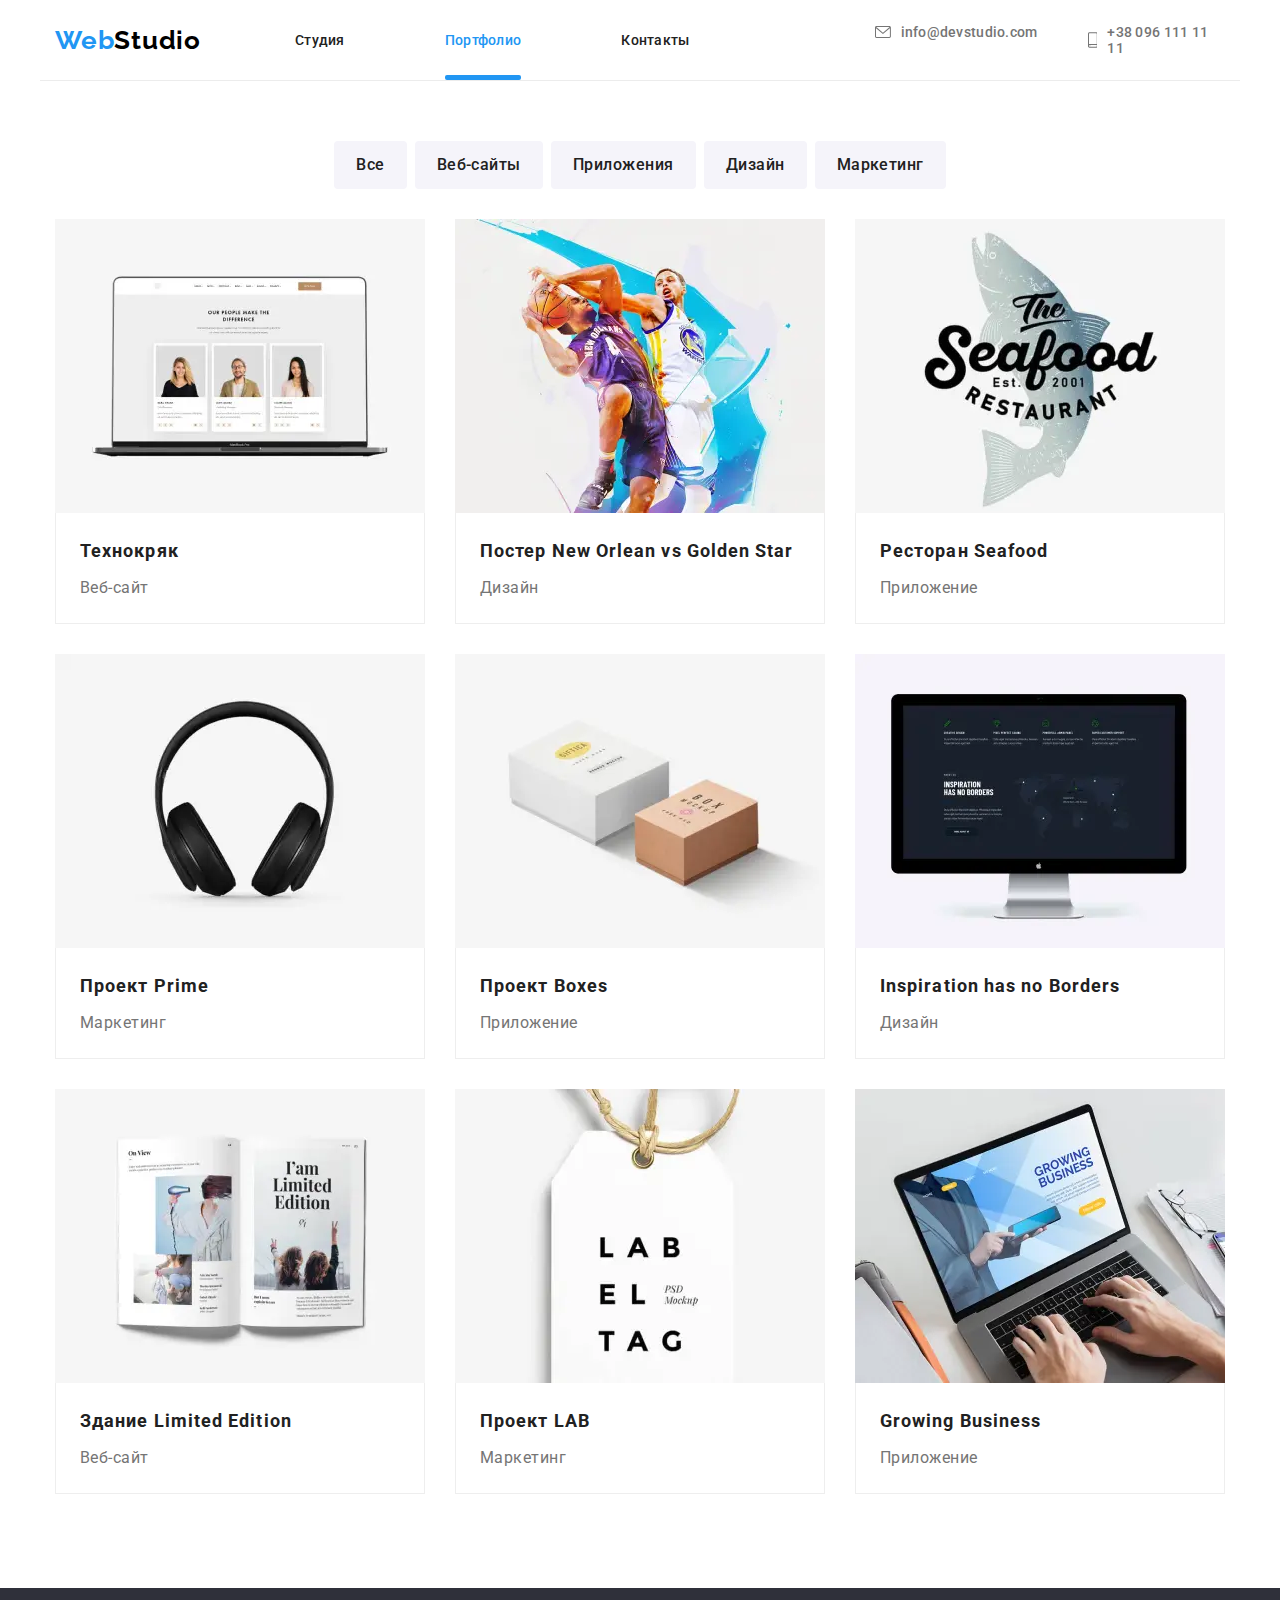
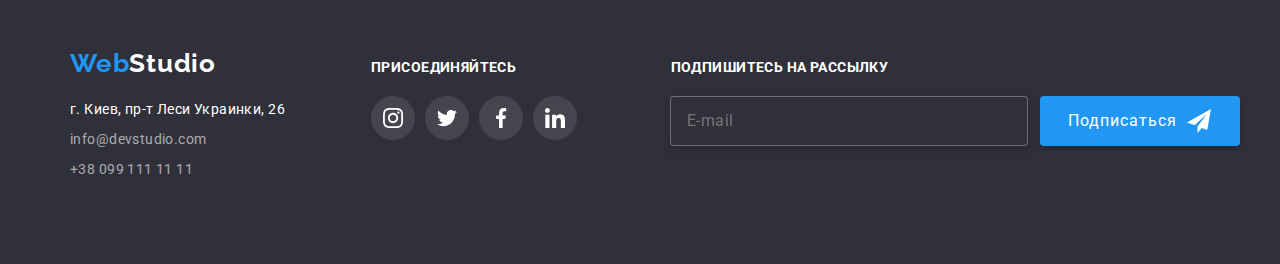
<file: portfolio.html>
<!DOCTYPE html>
<html lang="ru">

<head>
    <meta charset="UTF-8">
    <meta name="viewport" content="width=device-width, initial-scale=1.0">
    <title>Портфолио</title>
    <link rel="preconnect" href="https://fonts.gstatic.com">
    <link href="https://fonts.googleapis.com/css2?family=Raleway:wght@700&family=Roboto:wght@400;500;700;900&display=swap"
        rel="stylesheet">
          <link rel="stylesheet" href="https://cdnjs.cloudflare.com/ajax/libs/modern-normalize/1.0.0/modern-normalize.min.css"> 
          <link rel="stylesheet" href="./css/main.min.css">
</head>

<body class="body-portfolio">   
<!--шапка-->
<header class="header-portfolio container">
    <div class="header-box">
        <nav class="navigation">
            <a class="logo" href="./index.html"> <span class="logo-span">Web</span>Studio</a>
        </nav>
        <button type="button" class="menu-button" aria-expanded="false" data-menu-button>
            <svg width="40" height="40" aria-label="Переключатель мобильного меню">
                <use class="icon-menu" href="./images/icons/menu-close.svg#icon-menu_40px"></use>
                <use class="icon-cross" href="./images/icons/menu-close.svg#icon-close_40px"></use>
            </svg>
        </button>
        <div class="menu-container" data-menu>
            <ul class="header-items">
                <li class="item"><a class="link" href="./index.html">Студия</a></li>
                <li class="item"><a class="current link" href="./portfolio.html">Портфолио</a></li>
                <li class="item"><a class="link" href="#contact">Контакты</a></li>
            </ul>
            <div class="contacts-container" data-menu>
                <ul class="contacts-header">
                    <li class="item">
                        <a class="contacts-icon link" href="mailto:info@devstudio.com">
                            <svg class="envelope-icon" width="16" height="12">
                                <use href="./images/icons/svg-def-true.svg#icon-envelope"></use>
                            </svg>
                            info@devstudio.com
                        </a>
                    </li>
                    <li class="item">
                        <a class="contacts-icon link" href="tel:+380961111111">
                            <svg class="smartphone-icon" width="10" height="16">
                                <use href="./images/icons/svg-def-true.svg#icon-smartphone"></use>
                            </svg>
                            +38 096 111 11 11
                        </a>
                    </li>
                </ul>
            </div>
        </div>
        </div>
</header>

<!--контент-->
<main>
  <section class="container">
    <div class="portfolio">
        <h1 class="visuallyhidden">Портфолио</h1>
            <ul class="portfolio-filter">
                <li class="item"><a href="#">Все</a></li>
                <li class="item"><a href="#">Веб-сайты</a></li>
                <li class="item"><a href="#">Приложения</a></li>
                <li class="item"><a href="#">Дизайн</a></li>
                <li class="item"><a href="#">Маркетинг</a></li>
            </ul>
                <ul class="portfolio-list">
            <li class="item">
                    <a class="link" href="">
                    <div class="portfolio-box thumb-portfolio">
                        <picture>
                            <source srcset="./images/portfolio/portfolio-desktop/portfolio-desktop-webp/portfolio-desktop-1.webp 1x,
                                                      ./images/portfolio/portfolio-desktop/portfolio-desktop-webp@2x/portfolio-desktop-1@2x.webp 2x"
                                media="(min-width: 1200px)" type="image/webp">
                            <source srcset="./images/portfolio/portfolio-desktop/portfolio-desktop/imagecompressor/portfolio-desktop-1-min.jpg 1x,
                                                      ./images/portfolio/portfolio-desktop/portfolio-desktop@2x/imagecompressor/portfolio-desktop-1@2x-min.jpg 2x"
                                media="(min-width: 1200px)">
                            <source srcset="./images/portfolio/portfolio-tablet/portfolio-tablet-webp/portfolio-tablet-1.webp 1x,
                                                      ./images/portfolio/portfolio-tablet/portfolio-tablet-webp@2x/portfolio-tablet-1@2x.webp 2x"
                                media="(min-width: 768px)" type="image/webp">
                            <source srcset="./images/portfolio/portfolio-tablet/portfolio-tablet/imagecompressor/portfolio-tablet-1-min.jpg 1x,
                                                      ./images/portfolio/portfolio-tablet/portfolio-tablet@2x/imagecompressor/portfolio-tablet-1@2x-min.jpg 2x"
                                media="(min-width: 768px)">
                            <source srcset="./images/portfolio/portfolio-mobile/portfolio-mobile-webp/portfolio-mobile-1.webp 1x,
                                                        ./images/portfolio/portfolio-mobile/portfolio-mobile-webp@2x/portfolio-mobile-1@2x.webp 2x"
                                media="(min-width: 320px)" type="image/webp">
                            <source srcset="./images/portfolio/portfolio-mobile/portfolio-mobile/imagecompressor/portfolio-mobile-1-min.jpg 1x,
                                                      ./images/portfolio/portfolio-mobile/portfolio-mobile@2x/imagecompressor/portfolio-mobile-1@2x-min.jpg 2x"
                                media="(min-width: 320px)">
                            <img src="./images/portfolio/portfolio-mobile/portfolio-mobile/imagecompressor/portfolio-mobile-1-min.jpg" alt="Веб-сайт">
                        </picture>
                    <div class="overlay">
                            <p>
                             Технокряк это современная площадка распространения коронавируса.
                             Компании используют эту платформу для цифрового
                             шпионажа и атак на защищённые сервера конкурентов.
                            </p>
                </div>
                </div>
                <div class="portfolio-content first-portfolio-content">
                <h2 class="portfolio-title">Технокряк</h2>
                <p class="portfolio-service">Веб-сайт</p>
                </div>
                </a>                        
            </li>
            <li class="item">
                <div class="thumb-portfolio">
                    <a href="">
                        <div class="portfolio-box">
                            <picture>
                                <source
                                    srcset="./images/portfolio/portfolio-desktop/portfolio-desktop-webp/portfolio-desktop-2.webp 1x,
                                                                                      ./images/portfolio/portfolio-desktop/portfolio-desktop-webp@2x/portfolio-desktop-2@2x.webp 2x"
                                    media="(min-width: 1200px)" type="image/webp">
                                <source
                                    srcset="./images/portfolio/portfolio-desktop/portfolio-desktop/imagecompressor/portfolio-desktop-2-min.jpg 1x,
                                                    ./images/portfolio/portfolio-desktop/portfolio-desktop@2x/imagecompressor/portfolio-desktop-2@2x-min.jpg 2x"
                                    media="(min-width: 1200px)">
                                <source
                                    srcset="./images/portfolio/portfolio-tablet/portfolio-tablet-webp/portfolio-tablet-2.webp 1x,
                                                    ./images/portfolio/portfolio-tablet/portfolio-tablet-webp@2x/portfolio-tablet-2@2x.webp 2x"
                                    media="(min-width: 768px)" type="image/webp">
                                <source
                                    srcset="./images/portfolio/portfolio-tablet/portfolio-tablet/imagecompressor/portfolio-tablet-2-min.jpg 1x,
                                                    ./images/portfolio/portfolio-tablet/portfolio-tablet@2x/imagecompressor/portfolio-tablet-2@2x-min.jpg 2x"
                                    media="(min-width: 768px)">
                                <source
                                    srcset="./images/portfolio/portfolio-mobile/portfolio-mobile-webp/portfolio-mobile-2.webp 1x,
                                                      ./images/portfolio/portfolio-mobile/portfolio-mobile-webp@2x/portfolio-mobile-2@2x.webp 2x"
                                    media="(min-width: 320px)" type="image/webp">
                                <source
                                    srcset="./images/portfolio/portfolio-mobile/portfolio-mobile/imagecompressor/portfolio-mobile-2-min.jpg 1x,
                                                    ./images/portfolio/portfolio-mobile/portfolio-mobile@2x/imagecompressor/portfolio-mobile-2@2x-min.jpg 2x"
                                    media="(min-width: 320px)">
                                <img src="./images/portfolio/portfolio-mobile/portfolio-mobile/imagecompressor/portfolio-mobile-2-min.jpg"
                                    alt="Дизайн">
                            </picture>

                            <div class="overlay">
                                <p>
                                    Технокряк это современная площадка распространения коронавируса.
                                    Компании используют эту платформу для цифрового
                                    шпионажа и атак на защищённые сервера конкурентов.
                                </p>
                            </div>
                        </div>
                        <div class="portfolio-content">
                            <h2 class="portfolio-title">Постер New Orlean vs Golden Star</h2>
                            <p class="portfolio-service">Дизайн</p>
                        </div>
                        </a>
                </div>
                
            </li>
            <li class="item">
                    <a href="">
                    <div class="portfolio-box">
                        <picture>
                            <source
                                srcset="./images/portfolio/portfolio-desktop/portfolio-desktop-webp/portfolio-desktop-3.webp 1x,
                                                                                  ./images/portfolio/portfolio-desktop/portfolio-desktop-webp@2x/portfolio-desktop-3@2x.webp 2x"
                                media="(min-width: 1200px)" type="image/webp">
                            <source
                                srcset="./images/portfolio/portfolio-desktop/portfolio-desktop/imagecompressor/portfolio-desktop-3-min.jpg 1x,
                                                    ./images/portfolio/portfolio-desktop/portfolio-desktop@2x/imagecompressor/portfolio-desktop-3@2x-min.jpg 2x"
                                media="(min-width: 1200px)">
                            <source
                                srcset="./images/portfolio/portfolio-tablet/portfolio-tablet-webp/portfolio-tablet-3.webp 1x,
                                                    ./images/portfolio/portfolio-tablet/portfolio-tablet-webp@2x/portfolio-tablet-3@2x.webp 2x"
                                media="(min-width: 768px)" type="image/webp">
                            <source
                                srcset="./images/portfolio/portfolio-tablet/portfolio-tablet/imagecompressor/portfolio-tablet-3-min.jpg 1x,
                                                    ./images/portfolio/portfolio-tablet/portfolio-tablet@2x/imagecompressor/portfolio-tablet-3@2x-min.jpg 2x"
                                media="(min-width: 768px)">
                            <source
                                srcset="./images/portfolio/portfolio-mobile/portfolio-mobile-webp/portfolio-mobile-3.webp 1x,
                                                    ./images/portfolio/portfolio-mobile/portfolio-mobile-webp@2x/portfolio-mobile-3@2x.webp 2x"
                                media="(min-width: 320px)" type="image/webp">
                            <source
                                srcset="./images/portfolio/portfolio-mobile/portfolio-mobile/imagecompressor/portfolio-mobile-3-min.jpg 1x,
                                                    ./images/portfolio/portfolio-mobile/portfolio-mobile@2x/imagecompressor/portfolio-mobile-3@2x-min.jpg 2x"
                                media="(min-width: 320px)">
                            <img src="./images/portfolio/portfolio-mobile/portfolio-mobile/imagecompressor/portfolio-mobile-3-min.jpg"
                                alt="Приложение">
                        </picture>
                    <div class="overlay">
                        <p>
                            Технокряк это современная площадка распространения коронавируса.
                            Компании используют эту платформу для цифрового
                            шпионажа и атак на защищённые сервера конкурентов.
                        </p>
                    </div>
                    </div>
                <div class="portfolio-content">
                <h2 class="portfolio-title">Ресторан Seafood</h2>
                <p class="portfolio-service">Приложение</p>
                </div>
                </a>
            </li>
            <li class="item">
                    <a href="">
                    <div class="portfolio-box thumb-portfolio">
                        <picture>
                            <source
                                srcset="./images/portfolio/portfolio-desktop/portfolio-desktop-webp/portfolio-desktop-4.webp 1x,
                                                                                  ./images/portfolio/portfolio-desktop/portfolio-desktop-webp@2x/portfolio-desktop-4@2x.webp 2x"
                                media="(min-width: 1200px)" type="image/webp">
                            <source
                                srcset="./images/portfolio/portfolio-desktop/portfolio-desktop/imagecompressor/portfolio-desktop-4-min.jpg 1x,
                                            ./images/portfolio/portfolio-desktop/portfolio-desktop@2x/imagecompressor/portfolio-desktop-4@2x-min.jpg 2x"
                                media="(min-width: 1200px)">
                            <source
                                srcset="./images/portfolio/portfolio-tablet/portfolio-tablet-webp/portfolio-tablet-4.webp 1x,
                                            ./images/portfolio/portfolio-tablet/portfolio-tablet-webp@2x/portfolio-tablet-4@2x.webp 2x"
                                media="(min-width: 768px)" type="image/webp">
                            <source
                                srcset="./images/portfolio/portfolio-tablet/portfolio-tablet/imagecompressor/portfolio-tablet-4-min.jpg 1x,
                                            ./images/portfolio/portfolio-tablet/portfolio-tablet@2x/imagecompressor/portfolio-tablet-4@2x-min.jpg 2x"
                                media="(min-width: 768px)">
                            <source
                                srcset="./images/portfolio/portfolio-mobile/portfolio-mobile-webp/portfolio-mobile-4.webp 1x,
                                            ./images/portfolio/portfolio-mobile/portfolio-mobile-webp@2x/portfolio-mobile-4@2x.webp 2x"
                                media="(min-width: 320px)" type="image/webp">
                            <source
                                srcset="./images/portfolio/portfolio-mobile/portfolio-mobile/imagecompressor/portfolio-mobile-4-min.jpg 1x,
                                            ./images/portfolio/portfolio-mobile/portfolio-mobile@2x/imagecompressor/portfolio-mobile-4@2x-min.jpg 2x"
                                media="(min-width: 320px)">
                            <img src="./images/portfolio/portfolio-mobile/portfolio-mobile/imagecompressor/portfolio-mobile-4-min.jpg"
                                alt="Маркетинг">
                        </picture>
                    <div class="overlay">
                        <p>
                            Технокряк это современная площадка распространения коронавируса.
                            Компании используют эту платформу для цифрового
                            шпионажа и атак на защищённые сервера конкурентов.
                        </p>
                    </div>
                    </div>
                <div class="portfolio-content">
                <h2 class="portfolio-title">Проект Prime</h2>
                <p class="portfolio-service">Маркетинг</p>
                </div>
                </a>
            </li>
            <li class="item">
                    <a href="">
                    <div class="portfolio-box thumb-portfolio">
                        <picture>
                            <source
                                srcset="./images/portfolio/portfolio-desktop/portfolio-desktop-webp/portfolio-desktop-5.webp 1x,
                                                                                  ./images/portfolio/portfolio-desktop/portfolio-desktop-webp@2x/portfolio-desktop-5@2x.webp 2x"
                                media="(min-width: 1200px)" type="image/webp">
                            <source
                                srcset="./images/portfolio/portfolio-desktop/portfolio-desktop/imagecompressor/portfolio-desktop-5-min.jpg 1x,
                                            ./images/portfolio/portfolio-desktop/portfolio-desktop@2x/imagecompressor/portfolio-desktop-5@2x-min.jpg 2x"
                                media="(min-width: 1200px)">
                            <source
                                srcset="./images/portfolio/portfolio-tablet/portfolio-tablet-webp/portfolio-tablet-5.webp 1x,
                                            ./images/portfolio/portfolio-tablet/portfolio-tablet-webp@2x/portfolio-tablet-5@2x.webp 2x"
                                media="(min-width: 768px)" type="image/webp">
                            <source
                                srcset="./images/portfolio/portfolio-tablet/portfolio-tablet/imagecompressor/portfolio-tablet-5-min.jpg 1x,
                                            ./images/portfolio/portfolio-tablet/portfolio-tablet@2x/imagecompressor/portfolio-tablet-5@2x-min.jpg 2x"
                                media="(min-width: 768px)">
                            <source
                                srcset="./images/portfolio/portfolio-mobile/portfolio-mobile-webp/portfolio-mobile-5.webp 1x,
                                            ./images/portfolio/portfolio-mobile/portfolio-mobile-webp@2x/portfolio-mobile-5@2x.webp 2x"
                                media="(min-width: 320px)" type="image/webp">
                            <source
                                srcset="./images/portfolio/portfolio-mobile/portfolio-mobile/imagecompressor/portfolio-mobile-5-min.jpg 1x,
                                            ./images/portfolio/portfolio-mobile/portfolio-mobile@2x/imagecompressor/portfolio-mobile-5@2x-min.jpg 2x"
                                media="(min-width: 320px)">
                            <img src="./images/portfolio/portfolio-mobile/portfolio-mobile/imagecompressor/portfolio-mobile-5-min.jpg"
                                alt="Приложение">
                        </picture>
                    <div class="overlay">
                        <p>
                            Технокряк это современная площадка распространения коронавируса.
                            Компании используют эту платформу для цифрового
                            шпионажа и атак на защищённые сервера конкурентов.
                        </p>
                    </div>
                    </div>
                <div class="portfolio-content">
                <h2 class="portfolio-title">Проект Boxes</h2>
                <p class="portfolio-service">Приложение</p>
                </div>
                </a>
            </li>
            <li class="item">
                    <a href="">
                    <div class="portfolio-box thumb-portfolio">
                        <picture>
                            <source
                                srcset="./images/portfolio/portfolio-desktop/portfolio-desktop-webp/portfolio-desktop-6.webp 1x,
                                                                                  ./images/portfolio/portfolio-desktop/portfolio-desktop-webp@2x/portfolio-desktop-6@2x.webp 2x"
                                media="(min-width: 1200px)" type="image/webp">
                            <source
                                srcset="./images/portfolio/portfolio-desktop/portfolio-desktop/imagecompressor/portfolio-desktop-6-min.jpg 1x,
                                                                    ./images/portfolio/portfolio-desktop/portfolio-desktop@2x/imagecompressor/portfolio-desktop-6@2x-min.jpg 2x"
                                media="(min-width: 1200px)">
                            <source
                                srcset="./images/portfolio/portfolio-tablet/portfolio-tablet-webp/portfolio-tablet-6.webp 1x,
                                                                    ./images/portfolio/portfolio-tablet/portfolio-tablet-webp@2x/portfolio-tablet-6@2x.webp 2x"
                                media="(min-width: 768px)" type="image/webp">
                            <source
                                srcset="./images/portfolio/portfolio-tablet/portfolio-tablet/imagecompressor/portfolio-tablet-6-min.jpg 1x,
                                                                    ./images/portfolio/portfolio-tablet/portfolio-tablet@2x/imagecompressor/portfolio-tablet-6@2x-min.jpg 2x"
                                media="(min-width: 768px)">
                            <source
                                srcset="./images/portfolio/portfolio-mobile/portfolio-mobile-webp/portfolio-mobile-6.webp 1x,
                                                                    ./images/portfolio/portfolio-mobile/portfolio-mobile-webp@2x/portfolio-mobile-6@2x.webp 2x"
                                media="(min-width: 320px)" type="image/webp">
                            <source
                                srcset="./images/portfolio/portfolio-mobile/portfolio-mobile/imagecompressor/portfolio-mobile-6-min.jpg 1x,
                                                                    ./images/portfolio/portfolio-mobile/portfolio-mobile@2x/imagecompressor/portfolio-mobile-6@2x-min.jpg 2x"
                                media="(min-width: 320px)">
                            <img src="./images/portfolio/portfolio-mobile/portfolio-mobile/imagecompressor/portfolio-mobile-6-min.jpg"
                                alt="Веб-сайт">
                        </picture>
                    <div class="overlay">
                        <p>
                            Технокряк это современная площадка распространения коронавируса.
                            Компании используют эту платформу для цифрового
                            шпионажа и атак на защищённые сервера конкурентов.
                        </p>
                    </div>
                    </div>
                <div class="portfolio-content">
                <h2 class="portfolio-title">Inspiration has no Borders</h2>
                <p class="portfolio-service">Дизайн</p>
                </div>
                </a>
            </li>
            <li class="item">
                    <a href="">
                    <div class="portfolio-box thumb-portfolio">
                        <picture>
                            <source
                                srcset="./images/portfolio/portfolio-desktop/portfolio-desktop-webp/portfolio-desktop-7.webp 1x,
                                                                                  ./images/portfolio/portfolio-desktop/portfolio-desktop-webp@2x/portfolio-desktop-7@2x.webp 2x"
                                media="(min-width: 1200px)" type="image/webp">
                            <source
                                srcset="./images/portfolio/portfolio-desktop/portfolio-desktop/imagecompressor/portfolio-desktop-7-min.jpg 1x,
                                                                    ./images/portfolio/portfolio-desktop/portfolio-desktop@2x/imagecompressor/portfolio-desktop-7@2x-min.jpg 2x"
                                media="(min-width: 1200px)">
                            <source
                                srcset="./images/portfolio/portfolio-tablet/portfolio-tablet-webp/portfolio-tablet-7.webp 1x,
                                                                    ./images/portfolio/portfolio-tablet/portfolio-tablet-webp@2x/portfolio-tablet-7@2x.webp 2x"
                                media="(min-width: 768px)" type="image/webp">
                            <source
                                srcset="./images/portfolio/portfolio-tablet/portfolio-tablet/imagecompressor/portfolio-tablet-7-min.jpg 1x,
                                                                    ./images/portfolio/portfolio-tablet/portfolio-tablet@2x/imagecompressor/portfolio-tablet-7@2x-min.jpg 2x"
                                media="(min-width: 768px)">
                            <source
                                srcset="./images/portfolio/portfolio-mobile/portfolio-mobile-webp/portfolio-mobile-7.webp 1x,
                                                                    ./images/portfolio/portfolio-mobile/portfolio-mobile-webp@2x/portfolio-mobile-7@2x.webp 2x"
                                media="(min-width: 320px)" type="image/webp">
                            <source
                                srcset="./images/portfolio/portfolio-mobile/portfolio-mobile/imagecompressor/portfolio-mobile-7-min.jpg 1x,
                                                                    ./images/portfolio/portfolio-mobile/portfolio-mobile@2x/imagecompressor/portfolio-mobile-7@2x-min.jpg 2x"
                                media="(min-width: 320px)">
                            <img src="./images/portfolio/portfolio-mobile/portfolio-mobile/imagecompressor/portfolio-mobile-7-min.jpg"
                                alt="Дизайн">
                        </picture>
                    <div class="overlay">
                        <p>
                            Технокряк это современная площадка распространения коронавируса.
                            Компании используют эту платформу для цифрового
                            шпионажа и атак на защищённые сервера конкурентов.
                        </p>
                    </div>
                    </div>
                <div class="portfolio-content">
                <h2 class="portfolio-title">Здание Limited Edition</h2>
                <p class="portfolio-service">Веб-сайт</p>
                </div>
                </a>
            </li>
            <li class="item">
                    <a href="">
                    <div class="portfolio-box thumb-portfolio">
                        <picture>
                            <source
                                srcset="./images/portfolio/portfolio-desktop/portfolio-desktop-webp/portfolio-desktop-8.webp 1x,
                                                                                  ./images/portfolio/portfolio-desktop/portfolio-desktop-webp@2x/portfolio-desktop-8@2x.webp 2x"
                                media="(min-width: 1200px)" type="image/webp">
                            <source
                                srcset="./images/portfolio/portfolio-desktop/portfolio-desktop/imagecompressor/portfolio-desktop-8-min.jpg 1x,
                                                                    ./images/portfolio/portfolio-desktop/portfolio-desktop@2x/imagecompressor/portfolio-desktop-8@2x-min.jpg 2x"
                                media="(min-width: 1200px)">
                            <source
                                srcset="./images/portfolio/portfolio-tablet/portfolio-tablet-webp/portfolio-tablet-8.webp 1x,
                                                                    ./images/portfolio/portfolio-tablet/portfolio-tablet-webp@2x/portfolio-tablet-8@2x.webp 2x"
                                media="(min-width: 768px)" type="image/webp">
                            <source
                                srcset="./images/portfolio/portfolio-tablet/portfolio-tablet/imagecompressor/portfolio-tablet-8-min.jpg 1x,
                                                                    ./images/portfolio/portfolio-tablet/portfolio-tablet@2x/imagecompressor/portfolio-tablet-8@2x-min.jpg 2x"
                                media="(min-width: 768px)">
                            <source
                                srcset="./images/portfolio/portfolio-mobile/portfolio-mobile-webp/portfolio-mobile-8.webp 1x,
                                                                    ./images/portfolio/portfolio-mobile/portfolio-mobile-webp@2x/portfolio-mobile-8@2x.webp 2x"
                                media="(min-width: 320px)" type="image/webp">
                            <source
                                srcset="./images/portfolio/portfolio-mobile/portfolio-mobile/imagecompressor/portfolio-mobile-8-min.jpg 1x,
                                                                    ./images/portfolio/portfolio-mobile/portfolio-mobile@2x/imagecompressor/portfolio-mobile-8@2x-min.jpg 2x"
                                media="(min-width: 320px)">
                            <img src="./images/portfolio/portfolio-mobile/portfolio-mobile/imagecompressor/portfolio-mobile-8-min.jpg"
                                alt="Приложение">
                        </picture>
                        <div class="overlay">
                        <p>
                            Технокряк это современная площадка распространения коронавируса.
                            Компании используют эту платформу для цифрового
                            шпионажа и атак на защищённые сервера конкурентов.
                        </p>
                    </div>
                    </div>
                <div class="portfolio-content">
                <h2 class="portfolio-title">Проект LAB</h2>
                <p class="portfolio-service">Маркетинг</p>
                </div>
                </a>
            </li>
            <li class="item">
                    <a href="">
                    <div class="portfolio-box thumb-portfolio">
                        <picture>
                            <source
                                srcset="./images/portfolio/portfolio-desktop/portfolio-desktop-webp/portfolio-desktop-9.webp 1x,
                                                                                  ./images/portfolio/portfolio-desktop/portfolio-desktop-webp@2x/portfolio-desktop-9@2x.webp 2x"
                                media="(min-width: 1200px)" type="image/webp">
                            <source
                                srcset="./images/portfolio/portfolio-desktop/portfolio-desktop/imagecompressor/portfolio-desktop-9-min.jpg 1x,
                                                                    ./images/portfolio/portfolio-desktop/portfolio-desktop@2x/imagecompressor/portfolio-desktop-9@2x-min.jpg 2x"
                                media="(min-width: 1200px)">
                            <source
                                srcset="./images/portfolio/portfolio-tablet/portfolio-tablet-webp/portfolio-tablet-9.webp 1x,
                                                                    ./images/portfolio/portfolio-tablet/portfolio-tablet-webp@2x/portfolio-tablet-9@2x.webp 2x"
                                media="(min-width: 768px)" type="image/webp">
                            <source
                                srcset="./images/portfolio/portfolio-tablet/portfolio-tablet/imagecompressor/portfolio-tablet-9-min.jpg 1x,
                                                                    ./images/portfolio/portfolio-tablet/portfolio-tablet@2x/imagecompressor/portfolio-tablet-9@2x-min.jpg 2x"
                                media="(min-width: 768px)">
                            <source
                                srcset="./images/portfolio/portfolio-mobile/portfolio-mobile-webp/portfolio-mobile-9.webp 1x,
                                                                    ./images/portfolio/portfolio-mobile/portfolio-mobile-webp@2x/portfolio-mobile-9@2x.webp 2x"
                                media="(min-width: 320px)" type="image/webp">
                            <source
                                srcset="./images/portfolio/portfolio-mobile/portfolio-mobile/imagecompressor/portfolio-mobile-9-min.jpg 1x,
                                                                    ./images/portfolio/portfolio-mobile/portfolio-mobile@2x/imagecompressor/portfolio-mobile-9@2x-min.jpg 2x"
                                media="(min-width: 320px)">
                            <img src="./images/portfolio/portfolio-mobile/portfolio-mobile/imagecompressor/portfolio-mobile-9-min.jpg"
                                alt="Приложение">
                        </picture>
                    <div class="overlay">
                        <p>
                            Технокряк это современная площадка распространения коронавируса.
                            Компании используют эту платформу для цифрового
                            шпионажа и атак на защищённые сервера конкурентов.
                        </p>
                    </div>
                    </div>
                <div class="portfolio-content">
                <h2 class="portfolio-title">Growing Business</h2>
                <p class="portfolio-service">Приложение</p>
                </div>
                </a>
            </li>
        </ul>
    </div>
  </section>
</main>

<!--подвал портфолио-->
<footer class="footer-background">
    <div class="container footer">
        <div class=" footer-inline-flex">
            <div class="footer-flex ">
                <a class="logo-footer" href="./index.html"><span class="logo-span">Web</span>Studio</a>
                <h3 class="footer-join footer-join-1">Присоединяйтесь</h3>
                <h3 class="mail-log mail-log-1">Подпишитесь на рассылку</h3>

                <address class="footer-address">
                    <ul class="footer-list">
                        <li class="item">
                            <a class="address" id="contact" href="#">г. Киев, пр-т Леси Украинки, 26</a>
                        </li>
                        <li class="item">
                            <a href="mailto:info@devstudio.com">info@devstudio.com</a>
                        </li>
                        <li class="item">
                            <a href="tel:+380991111111">+38 099 111 11 11</a>
                        </li>
                    </ul>
                </address>
            </div>
            <div class="flex-child">
                <h3 class="footer-join footer-join-2">Присоединяйтесь</h3>
                <ul class="footer-icons">
                    <li class="item">
                        <a class="icon" href="https://www.instagram.com" target="_blank">
                            <svg class="icon-svg" width="44" height="44" viewBox="0 0 44 44" fill="none"
                                xmlns="http://www.w3.org/2000/svg">
                                <path class="instagram-footer-1"
                                    d="M44 21.9999C44 28.0751 41.5376 33.5751 37.5564 37.5563C33.5751 41.5375 28.0751 43.9999 22 43.9999C15.9249 43.9999 10.4249 41.5375 6.44365 37.5563C2.46243 33.5751 0 28.0751 0 21.9999C0 15.9248 2.46243 10.4248 6.44365 6.44359C10.4249 2.46237 15.9249 -6.10352e-05 22 -6.10352e-05C28.0751 -6.10352e-05 33.5751 2.46237 37.5564 6.44359C41.5376 10.4248 44 15.9248 44 21.9999Z"
                                    fill="white" />
                                <g clip-path="url(#clip)">
                                    <path class="instagram-footer-2"
                                        d="M31.9804 17.8801C31.9336 16.8174 31.7617 16.0868 31.5156 15.4537C31.2616 14.7818 30.8709 14.1801 30.359 13.68C29.8589 13.1721 29.2533 12.7774 28.5891 12.5274C27.9524 12.2813 27.2256 12.1094 26.163 12.0626C25.0924 12.0118 24.7525 12 22.0371 12C19.3217 12 18.9818 12.0118 17.9152 12.0586C16.8525 12.1055 16.1219 12.2775 15.489 12.5235C14.8169 12.7774 14.2153 13.1681 13.7152 13.68C13.2073 14.1801 12.8127 14.7857 12.5626 15.4499C12.3164 16.0868 12.1446 16.8134 12.0977 17.8761C12.0469 18.9467 12.0352 19.2866 12.0352 22.002C12.0352 24.7173 12.0469 25.0572 12.0938 26.1239C12.1406 27.1865 12.3126 27.9171 12.5588 28.5502C12.8127 29.2221 13.2073 29.8238 13.7152 30.3239C14.2153 30.8318 14.8209 31.2265 15.4851 31.4765C16.1219 31.7226 16.8486 31.8945 17.9114 31.9413C18.9779 31.9883 19.3179 31.9999 22.0333 31.9999C24.7487 31.9999 25.0885 31.9883 26.1552 31.9413C27.2179 31.8945 27.9484 31.7226 28.5813 31.4765C29.9254 30.9568 30.9881 29.8941 31.5078 28.5502C31.7538 27.9133 31.9258 27.1865 31.9727 26.1239C32.0195 25.0572 32.0313 24.7173 32.0313 22.002C32.0313 19.2866 32.0273 18.9467 31.9804 17.8801ZM30.1794 26.0457C30.1364 27.0225 29.9723 27.5499 29.8356 27.9015C29.4995 28.7728 28.808 29.4643 27.9367 29.8004C27.5851 29.9372 27.0538 30.1012 26.0809 30.1441C25.026 30.1911 24.7096 30.2027 22.0411 30.2027C19.3726 30.2027 19.0522 30.1911 18.0011 30.1441C17.0244 30.1012 16.4969 29.9372 16.1453 29.8004C15.7117 29.6402 15.317 29.3862 14.9967 29.0541C14.6646 28.7298 14.4106 28.3391 14.2504 27.9055C14.1137 27.5539 13.9496 27.0225 13.9067 26.0497C13.8597 24.9948 13.8481 24.6783 13.8481 22.0097C13.8481 19.3412 13.8597 19.0209 13.9067 17.9699C13.9496 16.9932 14.1137 16.4657 14.2504 16.1141C14.4106 15.6804 14.6646 15.2859 15.0007 14.9654C15.3248 14.6333 15.7155 14.3793 16.1493 14.2192C16.5009 14.0825 17.0323 13.9184 18.0051 13.8754C19.06 13.8285 19.3765 13.8168 22.0449 13.8168C24.7174 13.8168 25.0337 13.8285 26.0848 13.8754C27.0616 13.9184 27.589 14.0825 27.9407 14.2192C28.3742 14.3793 28.7689 14.6333 29.0893 14.9654C29.4213 15.2897 29.6753 15.6804 29.8356 16.1141C29.9723 16.4657 30.1364 16.997 30.1794 17.9699C30.2263 19.0248 30.238 19.3412 30.238 22.0097C30.238 24.6783 30.2263 24.9908 30.1794 26.0457Z"
                                        fill="#ffff" />
                                    <path class="instagram-footer-3"
                                        d="M22.0371 16.8642C19.2007 16.8642 16.8994 19.1654 16.8994 22.0019C16.8994 24.8385 19.2007 27.1396 22.0371 27.1396C24.8737 27.1396 27.1749 24.8385 27.1749 22.0019C27.1749 19.1654 24.8737 16.8642 22.0371 16.8642ZM22.0371 25.3346C20.197 25.3346 18.7044 23.8422 18.7044 22.0019C18.7044 20.1617 20.197 18.6692 22.0371 18.6692C23.8774 18.6692 25.3698 20.1617 25.3698 22.0019C25.3698 23.8422 23.8774 25.3346 22.0371 25.3346Z"
                                        fill="#ffff" />
                                    <path class="instagram-footer-4"
                                        d="M28.5775 16.6611C28.5775 17.3235 28.0404 17.8605 27.3779 17.8605C26.7155 17.8605 26.1785 17.3235 26.1785 16.6611C26.1785 15.9986 26.7155 15.4617 27.3779 15.4617C28.0404 15.4617 28.5775 15.9986 28.5775 16.6611Z"
                                        fill="#ffff" />
                                </g>
                                <defs>
                                    <clipPath id="clip-17">
                                        <rect width="20" height="20" fill="white" transform="translate(12 12)" />
                                    </clipPath>
                                </defs>
                            </svg>
                        </a>
                    </li>
                    <li class="item">
                        <a class="icon" href="https://www.twitter.com" target="_blank">
                            <svg class="icon-svg" width="44" height="44" viewBox="0 0 44 44" fill="none"
                                xmlns="http://www.w3.org/2000/svg">
                                <path class="twitter-footer-1"
                                    d="M44 21.9999C44 28.0751 41.5376 33.5751 37.5564 37.5563C33.5751 41.5375 28.0751 43.9999 22 43.9999C15.9249 43.9999 10.4249 41.5375 6.44365 37.5563C2.46243 33.5751 0 28.0751 0 21.9999C0 15.9248 2.46243 10.4248 6.44365 6.44359C10.4249 2.46237 15.9249 -6.10352e-05 22 -6.10352e-05C28.0751 -6.10352e-05 33.5751 2.46237 37.5564 6.44359C41.5376 10.4248 44 15.9248 44 21.9999Z"
                                    fill="white" />
                                <g clip-path="url(#clip)">
                                    <path class="twitter-footer-2"
                                        d="M32 15.7988C31.2563 16.125 30.4637 16.3412 29.6375 16.4462C30.4875 15.9388 31.1363 15.1412 31.4412 14.18C30.6488 14.6525 29.7738 14.9863 28.8412 15.1725C28.0887 14.3713 27.0162 13.875 25.8462 13.875C23.5763 13.875 21.7487 15.7175 21.7487 17.9763C21.7487 18.3012 21.7762 18.6137 21.8438 18.9112C18.435 18.745 15.4188 17.1113 13.3925 14.6225C13.0387 15.2363 12.8313 15.9388 12.8313 16.695C12.8313 18.115 13.5625 19.3737 14.6525 20.1025C13.9937 20.09 13.3475 19.8988 12.8 19.5975C12.8 19.61 12.8 19.6262 12.8 19.6425C12.8 21.635 14.2212 23.29 16.085 23.6712C15.7512 23.7625 15.3875 23.8062 15.01 23.8062C14.7475 23.8062 14.4825 23.7913 14.2337 23.7362C14.765 25.36 16.2725 26.5538 18.065 26.5925C16.67 27.6838 14.8988 28.3412 12.9813 28.3412C12.645 28.3412 12.3225 28.3263 12 28.285C13.8162 29.4563 15.9688 30.125 18.29 30.125C25.835 30.125 29.96 23.875 29.96 18.4575C29.96 18.2762 29.9538 18.1013 29.945 17.9275C30.7588 17.35 31.4425 16.6288 32 15.7988Z"
                                        fill="#ffff" />
                                </g>
                                <defs>
                                    <clipPath id="clip-18">
                                        <rect width="20" height="20" fill="white" transform="translate(12 12)" />
                                    </clipPath>
                                </defs>
                            </svg>

                        </a>
                    </li>
                    <li class="item">
                        <a class="icon" href="https://www.facebook.com" target="_blank">
                            <svg class="icon-svg" width="44" height="44" viewBox="0 0 44 44" fill="none"
                                xmlns="http://www.w3.org/2000/svg">
                                <path class="facebook-footer-1"
                                    d="M44 21.9999C44 28.0751 41.5376 33.5751 37.5564 37.5563C33.5751 41.5375 28.0751 43.9999 22 43.9999C15.9249 43.9999 10.4249 41.5375 6.44365 37.5563C2.46243 33.5751 0 28.0751 0 21.9999C0 15.9248 2.46243 10.4248 6.44365 6.44359C10.4249 2.46237 15.9249 -6.10352e-05 22 -6.10352e-05C28.0751 -6.10352e-05 33.5751 2.46237 37.5564 6.44359C41.5376 10.4248 44 15.9248 44 21.9999Z"
                                    fill="white" />
                                <g clip-path="url(#clip)">
                                    <path class="facebook-footer-2"
                                        d="M25.3308 15.3208H27.1567V12.1408C26.8417 12.0975 25.7583 12 24.4967 12C21.8642 12 20.0608 13.6558 20.0608 16.6992V19.5H17.1558V23.055H20.0608V32H23.6225V23.0558H26.41L26.8525 19.5008H23.6217V17.0517C23.6225 16.0242 23.8992 15.3208 25.3308 15.3208Z"
                                        fill="#ffff" />
                                </g>
                                <defs>
                                    <clipPath id="clip-19">
                                        <rect width="20" height="20" fill="white" transform="translate(12 12)" />
                                    </clipPath>
                                </defs>
                            </svg>

                        </a>
                    </li>
                    <li class="item">
                        <a class="icon" href="https://www.linkedin.com" target="_blank">
                            <svg class="icon-svg" width="44" height="44" viewBox="0 0 44 44" fill="none"
                                xmlns="http://www.w3.org/2000/svg">
                                <path class="linkedin-footer-1"
                                    d="M44 21.9999C44 28.0751 41.5376 33.5751 37.5564 37.5563C33.5751 41.5375 28.0751 43.9999 22 43.9999C15.9249 43.9999 10.4249 41.5375 6.44365 37.5563C2.46243 33.5751 0 28.0751 0 21.9999C0 15.9248 2.46243 10.4248 6.44365 6.44359C10.4249 2.46237 15.9249 -6.10352e-05 22 -6.10352e-05C28.0751 -6.10352e-05 33.5751 2.46237 37.5564 6.44359C41.5376 10.4248 44 15.9248 44 21.9999Z"
                                    fill="white" />
                                <g clip-path="url(#clip)">
                                    <path class="linkedin-footer-2"
                                        d="M31.995 32V31.9992H32V24.6642C32 21.0759 31.2275 18.3117 27.0325 18.3117C25.0158 18.3117 23.6625 19.4184 23.11 20.4675H23.0517V18.6467H19.0742V31.9992H23.2158V25.3875C23.2158 23.6467 23.5458 21.9634 25.7017 21.9634C27.8258 21.9634 27.8575 23.95 27.8575 25.4992V32H31.995Z"
                                        fill="#ffff" />
                                    <path class="linkedin-footer-3" d="M12.33 18.6475H16.4767V32H12.33V18.6475Z"
                                        fill="#ffff" />
                                    <path class="linkedin-footer-4"
                                        d="M14.4017 12C13.0758 12 12 13.0758 12 14.4017C12 15.7275 13.0758 16.8258 14.4017 16.8258C15.7275 16.8258 16.8033 15.7275 16.8033 14.4017C16.8025 13.0758 15.7267 12 14.4017 12V12Z"
                                        fill="#ffff" />
                                </g>
                                <defs>
                                    <clipPath id="clip-20">
                                        <rect width="20" height="20" fill="white" transform="translate(12 12)" />
                                    </clipPath>
                                </defs>
                            </svg>

                        </a>
                    </li>
                </ul>
            </div>
        </div>
        <div class="mail-container">
            <h3 class="mail-log mail-log-2">Подпишитесь на рассылку</h3>
            <form class="mail" autocomplete="off">
                <input class="mail-input" type="email" name="mail" placeholder="E-mail" />
                <button class="mail-button" type="submit">Подписаться
                    <svg class="send-icon" width="24" height="24" viewBox="0 0 24 24" fill="none"
                        xmlns="http://www.w3.org/2000/svg">
                        <use href="./images/icons/svg-def-true.svg#icon-send"></use>
                    </svg>
                </button>
            </form>
        </div>
    </div>

</footer>
<script src="./js/menu.js"></script>
</body>

</html>
</file>
<file: css/main.min.css>
.header-box,.navigation,.header-items,.menu-container,.checkbox,.checkbox-div,.client-list,.mail-button,.portfolio-filter{display:-webkit-box;display:-ms-flexbox;display:flex;-webkit-box-align:center;-ms-flex-align:center;align-items:center}.visuallyhidden{position:absolute;width:1px;height:1px;margin:-1px;border:0;padding:0;white-space:nowrap;-webkit-clip-path:inset(100%);clip-path:inset(100%);clip:rect(0 0 0 0);overflow:hidden}.container{width:100%;padding:0 15px;margin-left:auto;margin-right:auto}@media screen and (max-width: 767px){.container{max-width:480px;min-width:320px}}@media screen and (min-width: 768px){.container{width:768px}}@media screen and (min-width: 1200px){.container{width:1200px}}*{list-style:none;text-decoration:none;font-family:"roboto", sans-serif;color:#212121}.header,.header-portfolio{position:relative}@media screen and (max-width: 767px){.header-box{-webkit-box-pack:justify;-ms-flex-pack:justify;justify-content:space-between;display:-webkit-box;display:-ms-flexbox;display:flex;-webkit-box-align:center;-ms-flex-align:center;align-items:center}}@media screen and (min-width: 1200px){.header-box{width:100%;height:80px}}@media screen and (min-width: 768px){.header{display:-webkit-box;display:-ms-flexbox;display:flex}}@media screen and (min-width: 1200px){.header{-webkit-box-align:center;-ms-flex-align:center;align-items:center}}@media screen and (max-width: 767px){.menu-button{display:-webkit-inline-box;display:-ms-inline-flexbox;display:inline-flex;margin:0;padding:0;border:none;background-color:transparent}}@media screen and (max-width: 767px) and (max-width: 767px){.menu-button :hover{-webkit-transition-property:fill;transition-property:fill;-webkit-transition-duration:250ms;transition-duration:250ms;-webkit-transition-timing-function:cubic-bezier(0.4, 0, 0.2, 1);transition-timing-function:cubic-bezier(0.4, 0, 0.2, 1);fill:#2196f3}}@media screen and (max-width: 767px){.menu-button .icon-cross{display:none}.menu-button.is-open .icon-cross{display:block}.menu-button.is-open .icon-menu{display:none}}@media screen and (min-width: 768px){.menu-button{display:none}}@media screen and (max-width: 767px){.menu-container{padding:0;margin:0;display:none;position:absolute;top:100%;left:0%;width:100%;max-width:480px;background-color:#fff}.menu-container.is-open{display:block;height:393px;max-height:393px;padding-top:60px;padding-bottom:60px;z-index:1;border-top:1px solid #eeeeee}}@media screen and (min-width: 1200px){.contacts-container{-webkit-box-align:center;-ms-flex-align:center;align-items:center}}@media screen and (min-width: 768px) and (max-width: 1199px){.header-items .link{padding-bottom:34px;padding-top:34px}}@media screen and (min-width: 1200px){.header-items .link{padding-bottom:32px;padding-top:32px}}@media screen and (min-width: 1200px){.header-items .item:not(:last-child){margin-right:50px}}.header-items{color:#212121;font-size:18px;font-weight:500;line-height:1.16;letter-spacing:0.02em}@media screen and (max-width: 767px){.current{padding-bottom:8px}}@media screen and (max-width: 767px){.header-items .link{display:block}}@media screen and (max-width: 767px) and (max-width: 767px){.header-items .item+.item{margin-top:40px}}@media screen and (max-width: 767px) and (max-width: 767px){.contacts-icon{display:block}}@media screen and (max-width: 767px){.header-items{display:-webkit-box;display:-ms-flexbox;display:flex;-webkit-box-pack:center;-ms-flex-pack:center;justify-content:center;-webkit-box-orient:vertical;-webkit-box-direction:normal;-ms-flex-direction:column;flex-direction:column;margin:0}}@media screen and (min-width: 768px){.header-items .item+.item{margin-left:50px}}@media screen and (min-width: 768px) and (max-width: 1199px){.header-items{-webkit-box-align:center;-ms-flex-align:center;align-items:center;font-size:14px;line-height:1.14;margin-top:0;margin-bottom:0}}@media screen and (min-width: 1200px){.header-items{display:-webkit-box;display:-ms-flexbox;display:flex;-webkit-box-pack:center;-ms-flex-pack:center;justify-content:center;margin:0 0 0 94px;padding:0;font-size:14px;line-height:1.17;letter-spacing:0.02em}}.header-items .link,.contacts-header .link{-webkit-transition-property:color;transition-property:color;-webkit-transition-duration:250ms;transition-duration:250ms;-webkit-transition-timing-function:cubic-bezier(0.4, 0, 0.2, 1);transition-timing-function:cubic-bezier(0.4, 0, 0.2, 1)}.envelope-icon,.smartphone-icon{-webkit-transition-property:fill;transition-property:fill;-webkit-transition-duration:250ms;transition-duration:250ms;-webkit-transition-timing-function:cubic-bezier(0.4, 0, 0.2, 1);transition-timing-function:cubic-bezier(0.4, 0, 0.2, 1)}.header-items .link:hover,.header-items .link:focus,.contacts-header .link:hover,.contacts-header .link:focus,.current{color:#2196f3}.current{position:relative;color:#2196f3}@media screen and (max-width: 1199px){.header-items .item,.contacts-header .item{display:block}}.current::after{content:"";display:block;position:absolute;left:0px;bottom:0px;width:100%;height:5px;background-color:#2196f3;border-radius:2px}.contacts-header{display:-webkit-box;display:-ms-flexbox;display:flex;font-weight:500;font-size:18px;line-height:1.16;letter-spacing:0.02em}@media screen and (max-width: 1199px){.contacts-header{-webkit-box-pack:justify;-ms-flex-pack:justify;justify-content:space-between;-webkit-box-align:center;-ms-flex-align:center;align-items:center;-webkit-box-orient:vertical;-webkit-box-direction:normal;-ms-flex-direction:column;flex-direction:column;margin:0}}@media screen and (min-width: 768px) and (max-width: 1199px){.contacts-header{display:block;-webkit-box-pack:left;-ms-flex-pack:left;justify-content:left;-webkit-box-align:center;-ms-flex-align:center;align-items:center;font-size:14px;line-height:1.14}}@media screen and (min-width: 1200px){.contacts-header{margin-left:185px;padding:0;font-weight:500;font-size:14px;line-height:1.17;letter-spacing:0.02em}}@media screen and (max-width: 767px){.contacts-header .item+.item{margin-top:16px}}@media screen and (max-width: 767px){.contacts-header{padding-top:60px;padding-left:0}}.contacts-header .link{fill:#757575;color:#757575;-webkit-box-pack:center;-ms-flex-pack:center;justify-content:center;-webkit-box-align:center;-ms-flex-align:center;align-items:center}@media screen and (min-width: 1200px){.contacts-header .item+.item{margin-left:50px}}.envelope-icon,.smartphone-icon{margin-right:10px}@media screen and (min-width: 768px) and (max-width: 1199px){.envelope-icon,.smartphone-icon{margin-right:7px}}@media screen and (min-width: 768px){.contacts-icon{display:-webkit-box;display:-ms-flexbox;display:flex}}@media screen and (min-width: 1200px){.contacts-icon{-webkit-box-align:baseline;-ms-flex-align:baseline;align-items:baseline}}@media screen and (min-width: 768px) and (max-width: 1199px){.contacts-header .item+.item{margin-top:10px;margin-right:17px}}.contacts-icon:hover,.contacts-icon:focus{fill:#2196f3}@media screen and (min-width: 768px) and (max-width: 1199px){.contacts-container{padding:21px 0}}.logo{display:inline-block;font-family:"Raleway";font-style:normal;font-weight:bold;font-size:24px;line-height:1.16;letter-spacing:0.03em;color:#000}@media screen and (max-width: 767px){.logo{display:block;padding:16px 0}}@media screen and (max-width: 1199px){.logo{padding:26px 0}}@media screen and (min-width: 1200px){.logo{padding:0;font-size:26px;line-height:1.19}}.logo-span{font-family:"Raleway";color:#2196f3}@media screen and (min-width: 768px) and (max-width: 1199px){.logo{margin-right:88px}}.hero{margin-left:auto;margin-right:auto;-webkit-box-pack:center;-ms-flex-pack:center;justify-content:center;text-align:center;-webkit-box-align:center;-ms-flex-align:center;align-items:center;width:100%;height:100%;padding-bottom:100px;padding-top:100px;background-color:#c4c4c4;background-repeat:no-repeat;background-size:cover;background-position:center;background-image:-webkit-gradient(linear, left top, left bottom, from(rgba(47,48,58,0.4)), to(rgba(47,48,58,0.4))),url(/goit-markup-hw-08/images/hero/compressed/hero-mobile.jpg);background-image:linear-gradient(rgba(47,48,58,0.4), rgba(47,48,58,0.4)),url(/goit-markup-hw-08/images/hero/compressed/hero-mobile.jpg)}@media screen and (max-width: 369px){.hero{padding-bottom:0px;padding-top:0px}}@media screen and (min-width: 370px) and (max-width: 435px){.hero{padding-bottom:20px;padding-top:20px}}@media screen and (min-width: 435px) and (max-width: 479px){.hero{padding-bottom:60px;padding-top:60px}}@media screen and (min-width: 450px){.hero{background-image:-webkit-gradient(linear, left top, left bottom, from(rgba(47,48,58,0.4)), to(rgba(47,48,58,0.4))),url(/goit-markup-hw-08/images/hero/compressed/hero-mobile.jpg);background-image:linear-gradient(rgba(47,48,58,0.4), rgba(47,48,58,0.4)),url(/goit-markup-hw-08/images/hero/compressed/hero-mobile.jpg)}}@media screen and (min-device-pixel-ratio: 2), screen and (-webkit-min-device-pixel-ratio: 2), screen and (min-resolution: 192dpi), screen and (min-resolution: 2dppx){.hero{background-image:-webkit-gradient(linear, left top, left bottom, from(rgba(47,48,58,0.4)), to(rgba(47,48,58,0.4))),url(/goit-markup-hw-08/images/hero/compressed/hero-mobile@2x.jpg);background-image:linear-gradient(rgba(47,48,58,0.4), rgba(47,48,58,0.4)),url(/goit-markup-hw-08/images/hero/compressed/hero-mobile@2x.jpg)}}@media screen and (min-width: 768px) and (max-width: 1199px){.hero{background-image:-webkit-gradient(linear, left top, left bottom, from(rgba(47,48,58,0.4)), to(rgba(47,48,58,0.4))),url(/goit-markup-hw-08/images/hero/compressed/hero-tablet.jpg);background-image:linear-gradient(rgba(47,48,58,0.4), rgba(47,48,58,0.4)),url(/goit-markup-hw-08/images/hero/compressed/hero-tablet.jpg);background-size:100%;padding-top:118px;padding-bottom:118px}}@media screen and (min-width: 768px) and (max-width: 1199px) and (min-device-pixel-ratio: 2), screen and (min-width: 768px) and (max-width: 1199px) and (-webkit-min-device-pixel-ratio: 2), screen and (min-width: 768px) and (max-width: 1199px) and (min-resolution: 192dpi), screen and (min-width: 768px) and (max-width: 1199px) and (min-resolution: 2dppx){.hero{background-image:-webkit-gradient(linear, left top, left bottom, from(rgba(47,48,58,0.4)), to(rgba(47,48,58,0.4))),url(/goit-markup-hw-08/images/hero/compressed/hero-tablet@2x.jpg);background-image:linear-gradient(rgba(47,48,58,0.4), rgba(47,48,58,0.4)),url(/goit-markup-hw-08/images/hero/compressed/hero-tablet@2x.jpg)}}@media screen and (min-width: 1200px){.hero{background-image:-webkit-gradient(linear, left top, left bottom, from(rgba(47,48,58,0.4)), to(rgba(47,48,58,0.4))),url(/goit-markup-hw-08/images/hero/compressed/hero-desktop.jpg);background-image:linear-gradient(rgba(47,48,58,0.4), rgba(47,48,58,0.4)),url(/goit-markup-hw-08/images/hero/compressed/hero-desktop.jpg);background-size:100%;background-repeat:no-repeat}}@media screen and (min-width: 1200px) and (min-width: 1200px) and (max-width: 1250px){.hero{padding-top:125px;padding-bottom:125px}}@media screen and (min-width: 1200px) and (min-width: 1250px) and (max-width: 1300px){.hero{padding-top:135px;padding-bottom:135px}}@media screen and (min-width: 1200px) and (min-width: 1300px) and (max-width: 1350px){.hero{padding-top:145px;padding-bottom:145px}}@media screen and (min-width: 1200px) and (min-width: 1350px) and (max-width: 1450px){.hero{padding-top:155px;padding-bottom:155px}}@media screen and (min-width: 1200px) and (min-width: 1450px) and (max-width: 1525px){.hero{padding-top:165px;padding-bottom:165px}}@media screen and (min-width: 1200px) and (min-width: 1525px) and (max-width: 1599px){.hero{padding-top:185px;padding-bottom:185px}}@media screen and (min-width: 1200px) and (min-width: 1600px){.hero{max-width:1600px;padding-top:200px;padding-bottom:200px}}@media screen and (min-width: 1200px) and (min-device-pixel-ratio: 2), screen and (min-width: 1200px) and (-webkit-min-device-pixel-ratio: 2), screen and (min-width: 1200px) and (min-resolution: 192dpi), screen and (min-width: 1200px) and (min-resolution: 2dppx){.hero{background-image:-webkit-gradient(linear, left top, left bottom, from(rgba(47,48,58,0.4)), to(rgba(47,48,58,0.4))),url(/goit-markup-hw-08/images/hero/compressed/hero-desktop@2x.jpg);background-image:linear-gradient(rgba(47,48,58,0.4), rgba(47,48,58,0.4)),url(/goit-markup-hw-08/images/hero/compressed/hero-desktop@2x.jpg)}}.tittle-button{margin-left:auto;margin-right:auto}@media screen and (min-width: 768px) and (max-width: 1199px){.tittle-button{width:480px}}@media screen and (min-width: 1200px){.tittle-button{width:696px}}.hero-title{-webkit-box-pack:center;-ms-flex-pack:center;justify-content:center;width:100%;margin:0 0 30px;padding-left:30px;padding-right:30px;color:#fff;font-weight:900;font-size:26px;line-height:1.61;letter-spacing:0.06em;text-transform:uppercase;text-align:center}@media screen and (min-width: 1200px){.hero-title{width:100%;font-size:44px;line-height:1.36}}.hero-title-button{height:100%}.hero-button{display:inline-block;-webkit-box-align:center;-ms-flex-align:center;align-items:center;height:50px;min-width:200px;padding:10px 32px;font-weight:700;font-size:16px;line-height:1.875;letter-spacing:0.06em;-webkit-box-shadow:0px 4px 4px rgba(0,0,0,0.15);box-shadow:0px 4px 4px rgba(0,0,0,0.15);border-radius:4px;border:none;color:#fff;background-color:#2196f3}.backdrop{position:fixed;top:0;left:0;width:100%;height:100%;background-color:rgba(0,0,0,0.2);opacity:1;z-index:2}.backdrop.is-hidden{opacity:0;pointer-events:none;-webkit-transition-property:opacity;transition-property:opacity;-webkit-transition-duration:250ms;transition-duration:250ms;-webkit-transition-timing-function:cubic-bezier(0.4, 0, 0.2, 1);transition-timing-function:cubic-bezier(0.4, 0, 0.2, 1)}.backdrop.is-hidden .modal{-webkit-transform:translate(-50%, -50%) scale(0);transform:translate(-50%, -50%) scale(0)}.modal{position:absolute;top:50%;left:50%;-webkit-transform:translate(-50%, -50%) scale(1);transform:translate(-50%, -50%) scale(1);width:528px;padding:40px;background-color:#fff;-webkit-transition-property:-webkit-transform;transition-property:-webkit-transform;transition-property:transform;transition-property:transform, -webkit-transform;-webkit-transition-duration:250ms;transition-duration:250ms;-webkit-transition-timing-function:cubic-bezier(0.4, 0, 0.2, 1);transition-timing-function:cubic-bezier(0.4, 0, 0.2, 1)}@media screen and (max-width: 576px){.modal{width:90%}}.modal-close{position:absolute;top:0%;right:0%;width:30px;height:30px;padding:0px;margin-top:7px;margin-right:8px;-webkit-box-sizing:border-box;box-sizing:border-box;border-radius:50%;border:solid 0px;border-color:#fff;background-color:#fff}.modal-title{margin-bottom:12px;font-weight:700;font-size:20px;line-height:1.15;text-align:center;letter-spacing:0.03em}.close-icon{-webkit-transition-property:fill;transition-property:fill;-webkit-transition-duration:250ms;transition-duration:250ms;-webkit-transition-timing-function:cubic-bezier(0.4, 0, 0.2, 1);transition-timing-function:cubic-bezier(0.4, 0, 0.2, 1)}.modal-close:hover .close-icon,.modal-close:focus .close-icon{fill:#2196f3}.name,.telephone,.email,.textarea{display:-webkit-box;display:-ms-flexbox;display:flex;text-align:left;margin-bottom:4px;font-weight:normal;font-size:12px;line-height:1.16;letter-spacing:0.01em;color:#757575;-webkit-box-sizing:content-box;box-sizing:content-box}.name{width:25px}.telephone{width:50px}.email{width:35px}.textarea{width:80px}.name-relative,.telephone-relative,.email-relative{position:relative}.name-icon,.email-icon{position:absolute;left:12px;top:28px}.telephone-icon{position:absolute;left:11px;top:28px}.name-input,.telephone-input,.email-input{width:448px;height:40px;margin-bottom:10px;padding:0 0 0 40px;border:1px solid rgba(33,33,33,0.2);-webkit-box-sizing:border-box;box-sizing:border-box;border-radius:4px;-webkit-transition-property:border-color;transition-property:border-color;-webkit-transition-duration:250ms;transition-duration:250ms;-webkit-transition-timing-function:cubic-bezier(0.4, 0, 0.2, 1);transition-timing-function:cubic-bezier(0.4, 0, 0.2, 1)}@media screen and (max-width: 576px){.name-input,.telephone-input,.email-input{width:100%}}.name-icon,.email-icon,.telephone-icon{-webkit-transition-property:fill;transition-property:fill;-webkit-transition-duration:250ms;transition-duration:250ms;-webkit-transition-timing-function:cubic-bezier(0.4, 0, 0.2, 1);transition-timing-function:cubic-bezier(0.4, 0, 0.2, 1)}.name-input:focus,.telephone-input:focus,.email-input:focus{border-color:#2196f3;outline:none}.name-input:focus+.name-icon,.telephone-input:focus+.telephone-icon,.email-input:focus+.email-icon{fill:#2196f3}.email-input:invalid{border-color:red}.email-input:invalid+.email-icon{fill:red}.textarea-input{width:448px;height:120px;margin-bottom:20px;padding:12px 16px;border:1px solid rgba(33,33,33,0.2);-webkit-box-sizing:border-box;box-sizing:border-box;border-radius:4px;resize:none;outline:none;-webkit-transition-property:border-color;transition-property:border-color;-webkit-transition-duration:250ms;transition-duration:250ms;-webkit-transition-timing-function:cubic-bezier(0.4, 0, 0.2, 1);transition-timing-function:cubic-bezier(0.4, 0, 0.2, 1)}@media screen and (max-width: 576px){.textarea-input{width:100%}}.textarea-input:focus{border-color:#2196f3}.checkbox{font-weight:400;font-size:14px;line-height:1.71;letter-spacing:0.03em;color:#757575}@media screen and (max-width: 576px){.checkbox{display:-webkit-inline-box;display:-ms-inline-flexbox;display:inline-flex;font-size:12px;line-height:1.66}}.checkbox-link{margin-left:5px;margin-bottom:2px;color:#2196f3;-webkit-text-decoration-line:underline;text-decoration-line:underline}.checkbox-div{margin-bottom:30px;margin-left:12px}.checkbox-input{position:absolute;width:1px;height:1px;margin:-1px;border:0;padding:0;white-space:nowrap;-webkit-clip-path:inset(100%);clip-path:inset(100%);clip:rect(0 0 0 0);overflow:hidden}.icon-span{display:inline-block;margin-right:7px;width:16px;height:15px;min-width:16px;min-height:15px;color:#212121;border:2px solid #000;border-radius:2px;-webkit-transition-property:background-color, border;transition-property:background-color, border;-webkit-transition-duration:250ms;transition-duration:250ms;-webkit-transition-timing-function:cubic-bezier(0.4, 0, 0.2, 1);transition-timing-function:cubic-bezier(0.4, 0, 0.2, 1)}.checkbox-input:checked+.icon-span{background-image:url(../images/icons/check.svg);background-color:#2196f3;background-size:cover;background-origin:border-box;border:none}.modal-submit{width:200px;height:50px;padding:10px 55px;margin-left:auto;margin-right:auto;text-align:center;-webkit-box-align:center;-ms-flex-align:center;align-items:center;font-size:16px;line-height:1.87;letter-spacing:0.06em;background-color:#2196f3;color:#fff;-webkit-box-shadow:0px 4px 4px rgba(0,0,0,0.15);box-shadow:0px 4px 4px rgba(0,0,0,0.15);border-radius:4px;border:none}@media screen and (max-width: 767px){.features{padding-top:75px;padding-bottom:45px}}@media screen and (min-width: 768px){.features{padding-top:60px;padding-bottom:60px}}@media screen and (min-width: 1200px){.features{padding-top:94px;padding-bottom:94px}}.features-icon{background-color:#f5f4fa;padding:25px 100px;margin-bottom:30px}@media screen and (min-width: 768px){.features-icon{padding:25px 142px}}@media screen and (max-width: 767px){.features-icon+.features-icon{margin-top:30px}}.features-list{margin:0;padding:0;text-align:center;-webkit-box-pack:center;-ms-flex-pack:center;justify-content:center}@media screen and (min-width: 768px){.features-list{display:-webkit-box;display:-ms-flexbox;display:flex;-ms-flex-wrap:wrap;flex-wrap:wrap}}@media screen and (min-width: 768px) and (min-width: 1200px){.features-list{margin:0;padding:0;-ms-flex-wrap:nowrap;flex-wrap:nowrap}}@media screen and (max-width: 767px){.features-list .item{width:100%;text-align:center;-webkit-box-align:center;-ms-flex-align:center;align-items:center;margin-left:auto;margin-right:auto}}@media screen and (min-width: 768px) and (max-width: 1199px){.features-list .item{width:354px}}@media screen and (min-width: 1200px){.features-list .item{width:270px}.features-list .item+.item{margin-left:30px}}@media screen and (max-width: 767px){.features-list .item:not(:last-child){margin-bottom:30px}}@media screen and (min-width: 768px) and (max-width: 1199px){.features-list .item:nth-child(1),.features-list .item:nth-child(3){margin-right:30px}.features-list .item:nth-child(1),.features-list .item:nth-child(2){margin-bottom:30px}}.features-list p{margin:0;color:#757575;font-size:14px;line-height:1.71;letter-spacing:0.03em;text-align:left}.features-title{padding:0;margin:0 0 10px;font-weight:bold;font-size:14px;line-height:1.71;letter-spacing:0.03em;text-transform:uppercase}@media screen and (min-width: 768px){.features-title{text-align:left}}.visual-features h2{margin:0;padding-bottom:50px;font-weight:bold;font-size:36px;line-height:1.17;text-align:center;letter-spacing:0.03em}@media screen and (max-width: 1199px){.visual-features h2{display:none}}.visual-items{margin:0;padding:0 0 94px;display:-webkit-box;display:-ms-flexbox;display:flex}.visual-items .item+.item{margin-left:30px}@media screen and (max-width: 1199px){.visual-items img{display:none}}.relative-div{position:relative}.absolute-div{position:absolute;bottom:0%}.features-item{margin:0;display:block;font-size:14px;line-height:1.14;text-align:center;letter-spacing:0.03em;text-transform:uppercase;color:#fff}.box-1{padding:27px 83px 27px 82px}.box-2{padding:27px 85px}.box-3{padding:27px 90px 27px 91px}.box-1,.box-2,.box-3{background-color:rgba(47,48,58,0.8)}@media screen and (max-width: 1199px){.absolute-div{display:none}}.team{padding-top:94px;padding-bottom:94px}@media screen and (max-width: 767px){.team{padding-top:50px;padding-bottom:50px}}@media screen and (max-width: 1199px){.team{padding-top:60px;padding-bottom:60px}}.team-background{background-color:#f5f4fa}.team-list{margin:0;padding:0}.team-list img{display:block}@media screen and (min-width: 1200px){.team-list img{margin-bottom:30px}}@media screen and (min-width: 768px){.team-list{display:-webkit-box;display:-ms-flexbox;display:flex;-ms-flex-wrap:wrap;flex-wrap:wrap}}@media screen and (min-width: 1200px){.team-list{-ms-flex-wrap:nowrap;flex-wrap:nowrap}}@media screen and (min-width: 768px) and (max-width: 1199px){.team-list .item:first-child,.team-list .item:nth-child(3){margin-right:30px}.team-list .item:nth-child(1),.team-list .item:nth-child(2){margin-bottom:30px}}.team-list .item{background-color:#fff;-webkit-box-shadow:0px 1px 3px rgba(0,0,0,0.12),0px 1px 1px rgba(0,0,0,0.14),0px 2px 1px rgba(0,0,0,0.2);box-shadow:0px 1px 3px rgba(0,0,0,0.12),0px 1px 1px rgba(0,0,0,0.14),0px 2px 1px rgba(0,0,0,0.2);border-radius:0px 0px 4px 4px}@media screen and (min-width: 1200px){.team-list .item+.item{margin-left:30px}}.team h2{margin-top:0;margin-bottom:50px;font-weight:bold;font-size:36px;line-height:1.17;text-align:center;letter-spacing:0.03em}@media screen and (max-width: 1199px){.team h2{font-size:28px;margin-bottom:30px}}@media screen and (min-width: 320px){.thumb-team{margin-left:auto;margin-right:auto;width:100%}.thumb-team img{display:block;max-width:100%;height:auto;margin-bottom:30px}}.team-member{margin:0 0 10px;font-weight:bold;font-size:16px;line-height:1.19;text-align:center;letter-spacing:0.03em}.team-profession{margin:0 0 16px;font-size:16px;line-height:1.19;text-align:center;letter-spacing:0.03em;color:#757575}.team-icon{display:-webkit-box;display:-ms-flexbox;display:flex;padding:0px 32px 30px;-webkit-box-pack:center;-ms-flex-pack:center;justify-content:center}.team-icon .icon+.icon{margin-left:10px}@media screen and (max-width: 767px){.team-list .item:not(:last-child){margin-bottom:30px}}.icon-svg .instagram-path-1,.icon-svg .instagram-path-2,.icon-svg .instagram-path-3,.icon-svg .instagram-path-4,.icon-svg .twitter-path-1,.icon-svg .twitter-path-2,.icon-svg .facebook-path-1,.icon-svg .facebook-path-2,.icon-svg .linkedin-path-1,.icon-svg .linkedin-path-2,.icon-svg .linkedin-path-3,.icon-svg .linkedin-path-4{-webkit-transition-property:fill;transition-property:fill;-webkit-transition-duration:250ms;transition-duration:250ms;-webkit-transition-timing-function:cubic-bezier(0.4, 0, 0.2, 1);transition-timing-function:cubic-bezier(0.4, 0, 0.2, 1)}.icon-svg:hover .instagram-path-1,.icon-svg:hover .twitter-path-1,.icon-svg:hover .facebook-path-1,.icon-svg:hover .linkedin-path-1{fill:#2196f3}.icon-svg:hover .instagram-path-2,.icon-svg:hover .instagram-path-3,.icon-svg:hover .instagram-path-4,.icon-svg:hover .twitter-path-2,.icon-svg:hover .facebook-path-2,.icon-svg:hover .linkedin-path-2,.icon-svg:hover .linkedin-path-3,.icon-svg:hover .linkedin-path-4{fill:#fff}.icon-svg{width:44px;height:44px}.clients{padding-top:60px;padding-bottom:30px}.clients h2{margin:0 0 30px;font-weight:bold;font-size:36px;line-height:1.17;text-align:center;letter-spacing:0.03em}@media screen and (max-width: 1199px){.clients h2{font-size:28px}}.client-list{margin:0;padding:0;-webkit-box-pack:center;-ms-flex-pack:center;justify-content:center}@media screen and (max-width: 1199px){.client-list{-ms-flex-wrap:wrap;flex-wrap:wrap}}.list-item{display:-webkit-box;display:-ms-flexbox;display:flex;padding:auto;margin:auto}.client{padding-top:20px}.list-item{margin-bottom:30px}@media screen and (max-width: 767px){.list-item{width:calc((100% - 30px) / 2)}}@media screen and (min-width: 768px){.list-item{width:calc((100% - 30px) / 3)}}.client{width:170px;height:90px;-webkit-box-pack:center;-ms-flex-pack:center;justify-content:center;text-align:center;max-width:100%;-webkit-box-sizing:border-box;box-sizing:border-box;border-radius:4px;border:1px solid #afb1b8}@media screen and (max-width: 767px){.client{width:210px}}@media screen and (min-width: 768px) and (max-width: 1199px){.client{width:226px}}.client-list a{display:inline-block;fill:#afb1b8;-webkit-transition-property:fill, border-color;transition-property:fill, border-color;-webkit-transition-duration:250ms;transition-duration:250ms;-webkit-transition-timing-function:cubic-bezier(0.4, 0, 0.2, 1);transition-timing-function:cubic-bezier(0.4, 0, 0.2, 1)}.client-list .client:hover,.client-list .client:focus{fill:#2196f3;border-color:#2196f3}@media screen and (min-width: 1200px){.footer{display:-webkit-box;display:-ms-flexbox;display:flex;-webkit-box-pack:baseline;-ms-flex-pack:baseline;justify-content:baseline;-webkit-box-align:baseline;-ms-flex-align:baseline;align-items:baseline;width:1170px;margin-right:auto;margin-left:auto;background-color:transparent}}.footer-background{padding-top:60px;padding-bottom:60px;width:100%;background-color:#2f303a}@media screen and (min-width: 768px) and (max-width: 1199px){.footer-inline-flex{display:-webkit-inline-box;display:-ms-inline-flexbox;display:inline-flex;margin-bottom:60px}}@media screen and (min-width: 1200px){.footer-inline-flex{display:-webkit-box;display:-ms-flexbox;display:flex;-webkit-box-align:baseline;-ms-flex-align:baseline;align-items:baseline;width:507px}}@media screen and (min-width: 320px) and (max-width: 1199px){.flex-child{margin-bottom:60px}}@media screen and (min-width: 768px) and (max-width: 1199px){.flex-child{margin-left:165px}.flex-child .footer-join-2{margin-left:30px}}@media screen and (min-width: 768px){.flex-child{width:300px}}@media screen and (min-width: 1200px){.flex-child{display:-webkit-box;display:-ms-flexbox;display:flex;-webkit-box-orient:vertical;-webkit-box-direction:normal;-ms-flex-direction:column;flex-direction:column;margin:0 0 0 70px;width:206px}}.logo-footer{display:block;text-align:center;margin:0 0 20px;font-family:Raleway;font-style:normal;font-weight:bold;font-size:24px;line-height:1.16;letter-spacing:0.03em;color:#fff}@media screen and (min-width: 1200px){.logo-footer{display:inline-block;font-size:26px;line-height:1.19}}@media screen and (min-width: 768px) and (max-width: 1199px){.logo-footer{display:inline-block;margin-left:40px}}.footer-address a{color:rgba(255,255,255,0.6);font-size:14px;font-weight:400;line-height:1.5;letter-spacing:0.03em;font-style:normal}@media screen and (max-width: 767px){.footer-list{text-align:center;padding:0;margin-bottom:60px}}@media screen and (min-width: 768px) and (max-width: 1199px){.footer-list{display:inline-block;width:232px;text-align:left;padding:0;margin-bottom:20px;margin-left:0}}@media screen and (min-width: 1200px){.footer-list{-webkit-box-pack:center;-ms-flex-pack:center;justify-content:center;margin:0;padding:0}}.footer-list a{-webkit-transition-property:color;transition-property:color;-webkit-transition-duration:250ms;transition-duration:250ms;-webkit-transition-timing-function:cubic-bezier(0.4, 0, 0.2, 1);transition-timing-function:cubic-bezier(0.4, 0, 0.2, 1)}.footer-list .item:not(:last-child){margin-bottom:9px}@media screen and (min-width: 768px) and (max-width: 1199px){.footer-list .item:not(:first-child){margin-left:40px}}.footer-address a:hover,.footer-address a:focus{color:#2196f3}.footer-address .address{display:inline-block;color:#fff}@media screen and (min-width: 768px) and (max-width: 1199px){.footer-flex{margin-left:76px}}@media screen and (min-width: 1200px){.footer-flex{display:-webkit-box;display:-ms-flexbox;display:flex;width:231px;-webkit-box-orient:vertical;-webkit-box-direction:normal;-ms-flex-direction:column;flex-direction:column;-webkit-box-align:baseline;-ms-flex-align:baseline;align-items:baseline}}.footer-join{display:inline-block;margin-bottom:20px;margin-top:0px;color:#fff;font-weight:bold;font-size:14px;line-height:1.14;letter-spacing:0.03em;text-transform:uppercase}@media screen and (max-width: 767px){.footer-join{display:block;text-align:center;margin-left:auto;margin-right:auto;margin-bottom:20px}}@media screen and (min-width: 768px) and (max-width: 1199px){.footer-join{margin-top:5px}}@media screen and (min-width: 1200px){.footer-flex{display:-webkit-box;display:-ms-flexbox;display:flex;-webkit-box-orient:vertical;-webkit-box-direction:normal;-ms-flex-direction:column;flex-direction:column;width:231px}}.footer-join-1{display:none}@media screen and (min-width: 1200px){.address-flex{display:-webkit-box;display:-ms-flexbox;display:flex}}.footer-icons{display:-webkit-box;display:-ms-flexbox;display:flex;margin:0;padding:0}@media screen and (max-width: 767px){.footer-icons{-webkit-box-pack:center;-ms-flex-pack:center;justify-content:center}}.footer-icons .item+.item{margin-left:10px}@media screen and (min-width: 1199px){.footer-icons .item+.item{margin-bottom:60px}}@media screen and (min-width: 1200px){.mail-container{display:-webkit-box;display:-ms-flexbox;display:flex;-webkit-box-orient:vertical;-webkit-box-direction:normal;-ms-flex-direction:column;flex-direction:column;width:570px;margin-left:93px}}@media screen and (min-width: 1200px){.mail{display:-webkit-box;display:-ms-flexbox;display:flex;width:570px}}.mail-log{margin-top:0;margin-bottom:20px;text-align:center;font-weight:700;font-size:14px;line-height:1.14;letter-spacing:0.03em;text-transform:uppercase;color:#fff}@media screen and (min-width: 1200px){.mail-log{width:219px}}.mail-log-1{display:none}.mail-input{display:-webkit-box;display:-ms-flexbox;display:flex;width:95%;height:50px;padding:15px 15px 15px 16px;margin-bottom:20px;margin-left:auto;margin-right:auto;-webkit-box-pack:center;-ms-flex-pack:center;justify-content:center;-webkit-box-align:center;-ms-flex-align:center;align-items:center;text-align:left;border:1px solid rgba(255,255,255,0.3);-webkit-filter:drop-shadow(0px 4px 4px rgba(0,0,0,0.15));filter:drop-shadow(0px 4px 4px rgba(0,0,0,0.15));border-radius:4px;background-color:#2f303a;font-weight:normal;font-size:16px;line-height:1.25;letter-spacing:0.03em;color:rgba(255,255,255,0.6);-webkit-transition-property:border-color;transition-property:border-color;-webkit-transition-duration:250ms;transition-duration:250ms;-webkit-transition-timing-function:cubic-bezier(0.4, 0, 0.2, 1);transition-timing-function:cubic-bezier(0.4, 0, 0.2, 1)}@media screen and (min-width: 768px) and (max-width: 1199px){.mail-input{width:450px;margin-left:auto;margin-right:auto}}@media screen and (min-width: 1200px){.mail-input{width:358px}}.mail .mail-input:invalid{border-color:red}.mail-input:focus{border-color:#2196f3;outline:0}.mail-button{margin-left:auto;margin-right:auto;width:200px;height:50px;padding:10px 28px;font-size:16px;line-height:1.87;letter-spacing:0.06em;background-color:#2196f3;color:#fff;-webkit-box-shadow:0px 4px 4px rgba(0,0,0,0.15);box-shadow:0px 4px 4px rgba(0,0,0,0.15);border-radius:4px;border:none;-webkit-transition-property:border-color;transition-property:border-color;-webkit-transition-duration:250ms;transition-duration:250ms;-webkit-transition-timing-function:cubic-bezier(0.4, 0, 0.2, 1);transition-timing-function:cubic-bezier(0.4, 0, 0.2, 1)}@media screen and (min-width: 1200px){.mail-button{margin-left:12px}}.mail-button:focus{border:solid 1px;border-color:#fff}.send-icon{margin-left:10px}.icon-svg .facebook-footer-1,.icon-svg .facebook-footer-2,.icon-svg .instagram-footer-1,.icon-svg .twitter-footer-1,.icon-svg .linkedin-footer-1{-webkit-transition-property:fill;transition-property:fill;-webkit-transition-duration:250ms;transition-duration:250ms;-webkit-transition-timing-function:cubic-bezier(0.4, 0, 0.2, 1);transition-timing-function:cubic-bezier(0.4, 0, 0.2, 1)}.icon-svg .facebook-footer-1,.icon-svg .instagram-footer-1,.icon-svg .twitter-footer-1,.icon-svg .linkedin-footer-1{fill:rgba(255,255,255,0.1)}.icon-svg:hover .instagram-footer-1,.icon-svg:hover .twitter-footer-1,.icon-svg:hover .linkedin-footer-1,.icon-svg:hover .facebook-footer-1{fill:#2196f3}.header-portfolio{border-bottom:1px solid #ececec}@media screen and (max-width: 767px){.portfolio{padding-top:60px;padding-bottom:60px}}.portfolio-filter{padding:0 0 40px;margin:0}@media screen and (max-width: 767px){.portfolio-filter{-ms-flex-wrap:wrap;flex-wrap:wrap;-webkit-box-pack:left;-ms-flex-pack:left;justify-content:left}}@media screen and (min-width: 768px){.portfolio-filter{-webkit-box-pack:center;-ms-flex-pack:center;justify-content:center;padding:60px 0 30px}}.portfolio-filter a{display:inline-block;padding:11px 22px;border-radius:4px;font-weight:500;font-size:16px;line-height:1.62;text-align:center;letter-spacing:0.03em;background-color:#f5f4fa;-webkit-transition-property:color, background-color, -webkit-box-shadow;transition-property:color, background-color, -webkit-box-shadow;transition-property:color, background-color, box-shadow;transition-property:color, background-color, box-shadow, -webkit-box-shadow;-webkit-transition-duration:250ms;transition-duration:250ms;-webkit-transition-timing-function:cubic-bezier(0.4, 0, 0.2, 1);transition-timing-function:cubic-bezier(0.4, 0, 0.2, 1)}.portfolio-filter a:hover,.portfolio-filter a:focus{background-color:#2196f3;color:#fff;-webkit-box-shadow:0px 3px 1px rgba(0,0,0,0.1),0px 1px 2px rgba(0,0,0,0.08),0px 2px 2px rgba(0,0,0,0.12);box-shadow:0px 3px 1px rgba(0,0,0,0.1),0px 1px 2px rgba(0,0,0,0.08),0px 2px 2px rgba(0,0,0,0.12)}@media screen and (min-width: 768px){.portfolio-filter .item+.item{margin-left:8px}}@media screen and (max-width: 391px){.portfolio-filter .item:nth-child(1),.portfolio-filter .item:nth-child(3){margin-right:8px}}@media screen and (min-width: 392px) and (max-width: 767px){.portfolio-filter .item:nth-child(1),.portfolio-filter .item:nth-child(2),.portfolio-filter .item:nth-child(4){margin-right:8px}}@media screen and (min-width: 392px) and (max-width: 767px){.portfolio-filter .item:nth-child(1),.portfolio-filter .item:nth-child(2),.portfolio-filter .item:nth-child(3){margin-bottom:15px}}@media screen and (max-width: 391px){.portfolio-filter .item:nth-child(3),.portfolio-filter .item:nth-child(4),.portfolio-filter .item:nth-child(5){margin-top:15px}}@media screen and (min-width: 320px){.thumb-portfolio{display:block;margin-left:auto;margin-right:auto;width:100%}img{display:block;width:100%;max-width:450px;height:auto}}.portfolio-title{width:100%;margin:0 0 4px;padding:0;font-weight:700;font-size:18px;line-height:2;letter-spacing:0.06em}.portfolio-service{width:100%;margin:0;padding:0;font-size:16px;line-height:1.87;letter-spacing:0.03em;color:#757575}.portfolio-list{padding:0;margin-top:0;margin-bottom:0}@media screen and (min-width: 768px) and (max-width: 1199px){.portfolio-list{display:-webkit-box;display:-ms-flexbox;display:flex;-webkit-box-orient:horizontal;-webkit-box-direction:normal;-ms-flex-direction:row;flex-direction:row;padding-bottom:60px;-ms-flex-wrap:wrap;flex-wrap:wrap;-webkit-box-pack:justify;-ms-flex-pack:justify;justify-content:space-between}}@media screen and (min-width: 1200px){.portfolio-list{display:-webkit-box;display:-ms-flexbox;display:flex;-ms-flex-wrap:wrap;flex-wrap:wrap;padding-bottom:94px}}@media screen and (max-width: 767px){.portfolio-list .item{width:100%;display:block}}@media screen and (min-width: 768px) and (max-width: 1199px){.portfolio-list .item{width:354px}}@media screen and (min-width: 1200px){.portfolio-list .item{width:370px}}@media screen and (max-width: 767px){.portfolio-list .item+.item{margin-top:30px}}@media screen and (min-width: 768px) and (max-width: 1199px){.portfolio-list .item:not(:last-child){margin-bottom:30px}}@media screen and (min-width: 1200px){.portfolio-list .item:not(:nth-child(3n)){margin-right:30px}}@media screen and (min-width: 1200px){.portfolio-list .item:not(:nth-last-child(-n+3)){margin-bottom:30px}}.portfolio-list img{display:block}.portfolio-list .item{-webkit-transition-property:-webkit-box-shadow;transition-property:-webkit-box-shadow;transition-property:box-shadow;transition-property:box-shadow, -webkit-box-shadow;-webkit-transition-duration:250ms;transition-duration:250ms;-webkit-transition-timing-function:cubic-bezier(0.4, 0, 0.2, 1);transition-timing-function:cubic-bezier(0.4, 0, 0.2, 1)}.portfolio-list .item:hover,.portfolio-list .item:focus{-webkit-box-shadow:0px 1px 1px rgba(0,0,0,0.12),0px 4px 4px rgba(0,0,0,0.06),1px 4px 6px rgba(0,0,0,0.16);box-shadow:0px 1px 1px rgba(0,0,0,0.12),0px 4px 4px rgba(0,0,0,0.06),1px 4px 6px rgba(0,0,0,0.16)}.portfolio-box{position:relative;overflow:hidden;width:100%;max-width:450px;height:auto;max-height:294px}.overlay{position:absolute;left:0;top:0;width:100%;height:100%;background-color:rgba(33,150,243,0.9);-webkit-transform:translateY(100%);transform:translateY(100%);-webkit-transition-property:-webkit-transform;transition-property:-webkit-transform;transition-property:transform;transition-property:transform, -webkit-transform;-webkit-transition-duration:250ms;transition-duration:250ms;-webkit-transition-timing-function:cubic-bezier(0.4, 0, 0.2, 1);transition-timing-function:cubic-bezier(0.4, 0, 0.2, 1)}.overlay>p{margin:0;font-size:18px;line-height:1.56;letter-spacing:0.03em;color:#ffffff}@media screen and (max-width: 356px){.overlay>p{font-size:16px;line-height:1.4;letter-spacing:0.02em;padding:22px 24px}}@media screen and (min-width: 357px) and (max-width: 375px){.overlay>p{padding:10px 24px}}@media screen and (min-width: 376px) and (max-width: 397px){.overlay>p{padding:20px 24px}}@media screen and (min-width: 397px) and (max-width: 425px){.overlay>p{padding:40px 24px}}@media screen and (min-width: 425px) and (max-width: 449px){.overlay>p{padding:55px 24px}}@media screen and (min-width: 450px) and (max-width: 767px){.overlay>p{padding:77px 24px}}@media screen and (min-width: 768px) and (max-width: 1199px){.overlay>p{padding:50px 24px}}@media screen and (min-width: 1200px){.overlay>p{padding:63px 24px}}.portfolio-content{width:100%;padding:20px 20px 20px 24px;border:1px solid #eeeeee;border-top:0}@media screen and (min-width: 768px) and (max-width: 1199px){.first-portfolio-content{height:147px}}.portfolio-box:hover .overlay{-webkit-transform:translateY(0);transform:translateY(0)}
/*# sourceMappingURL=main.min.css.map */
</file>
